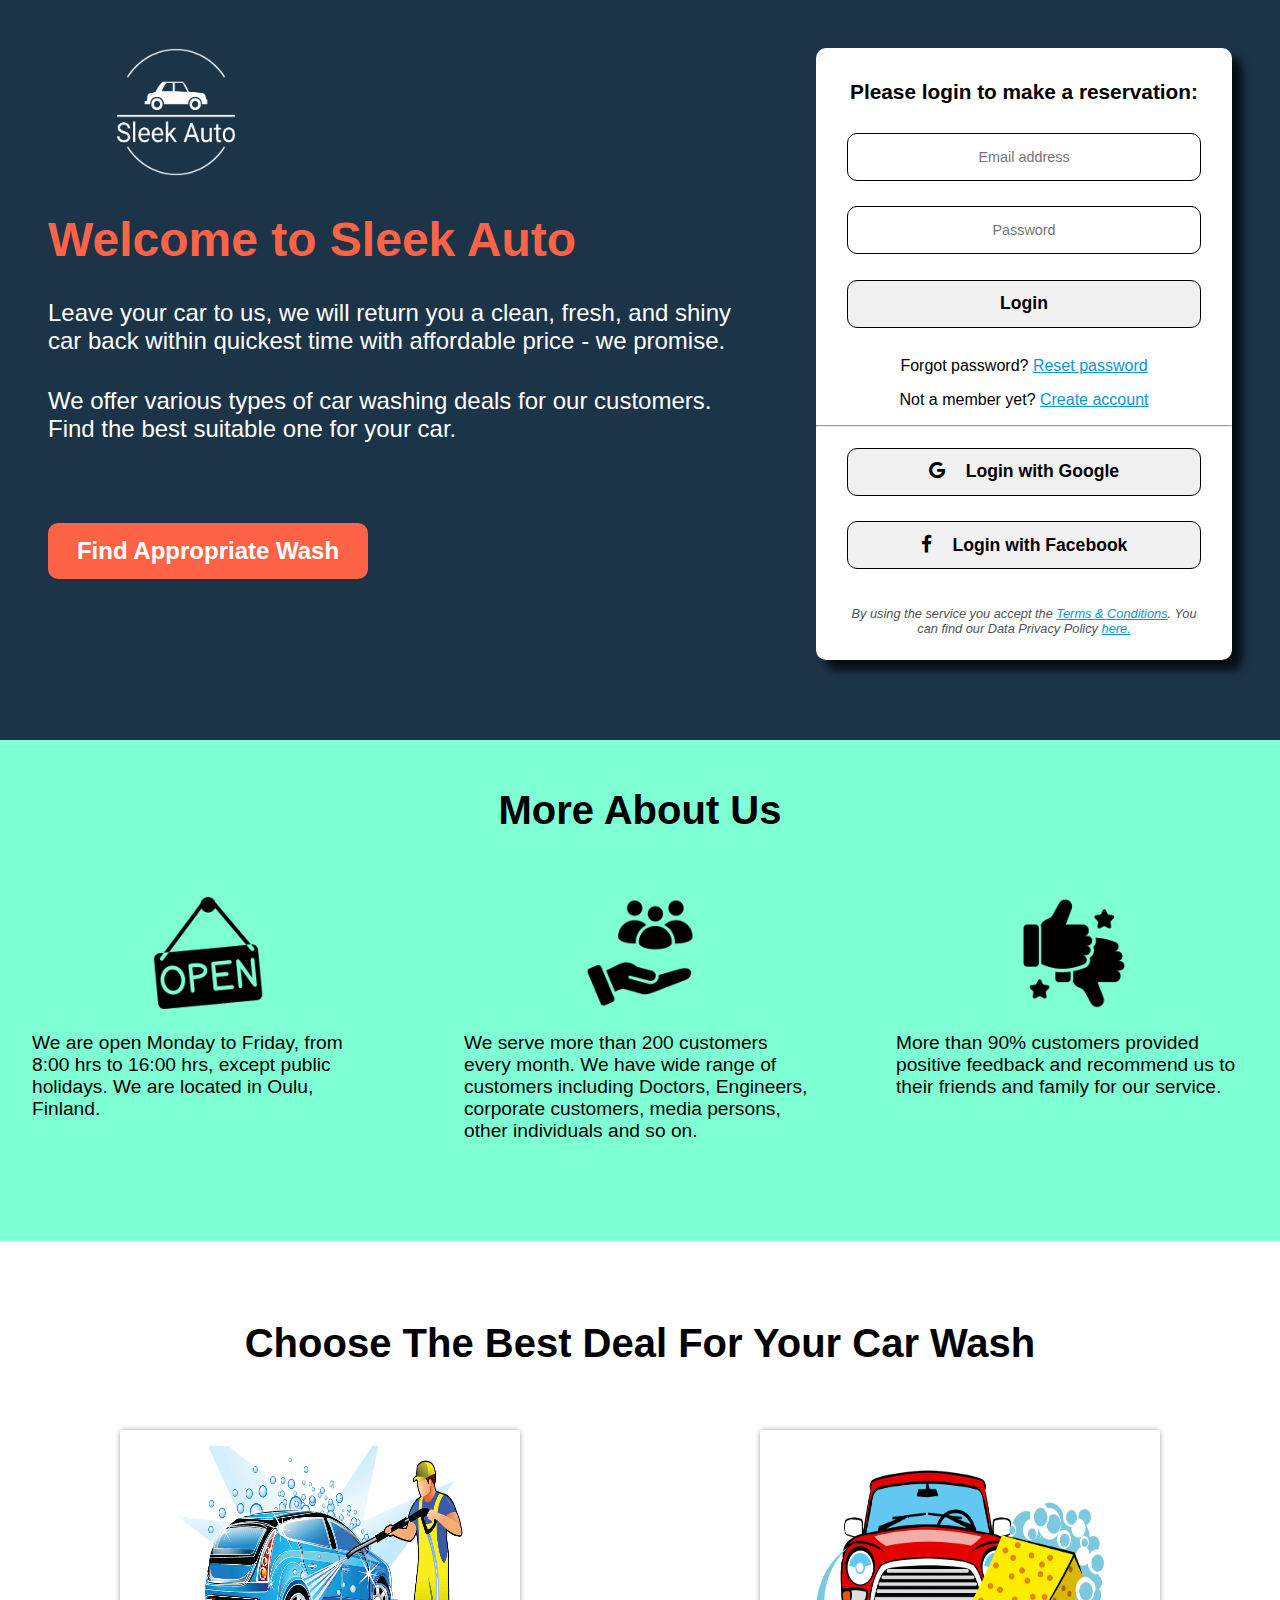
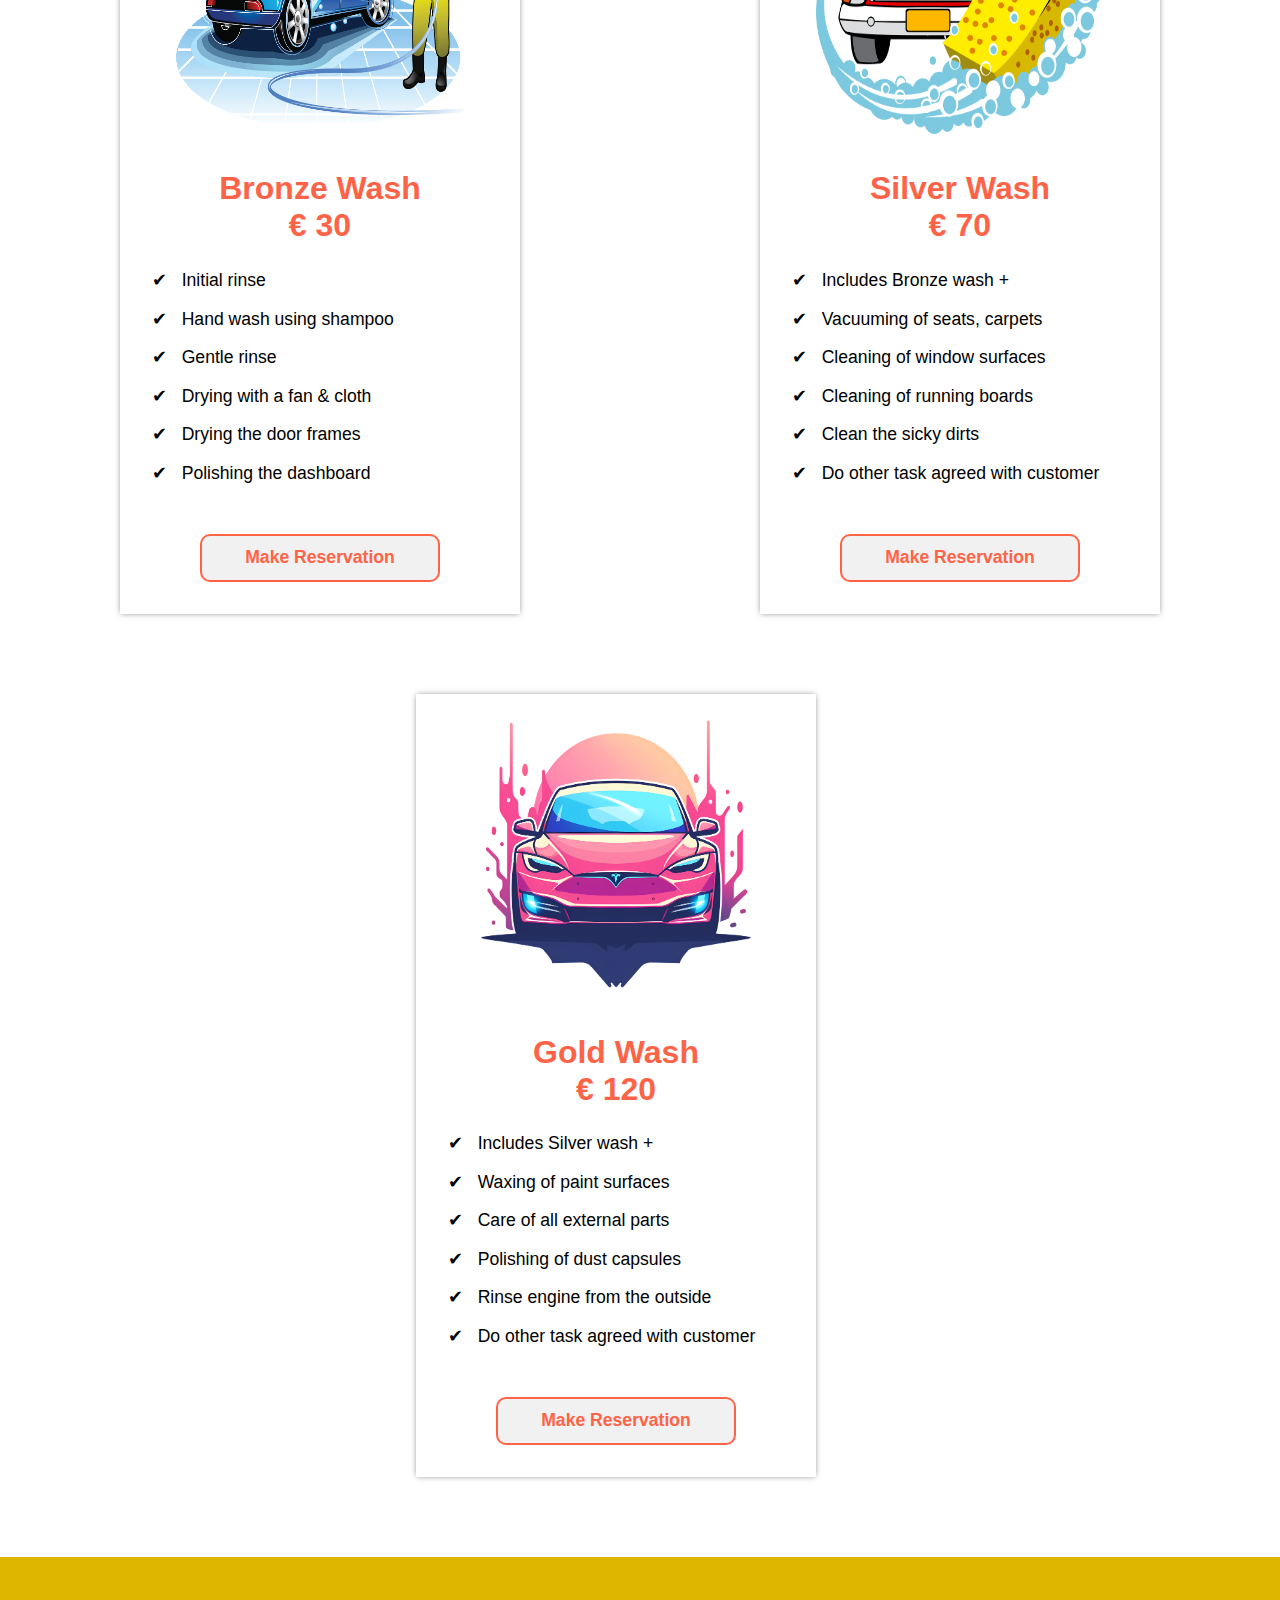
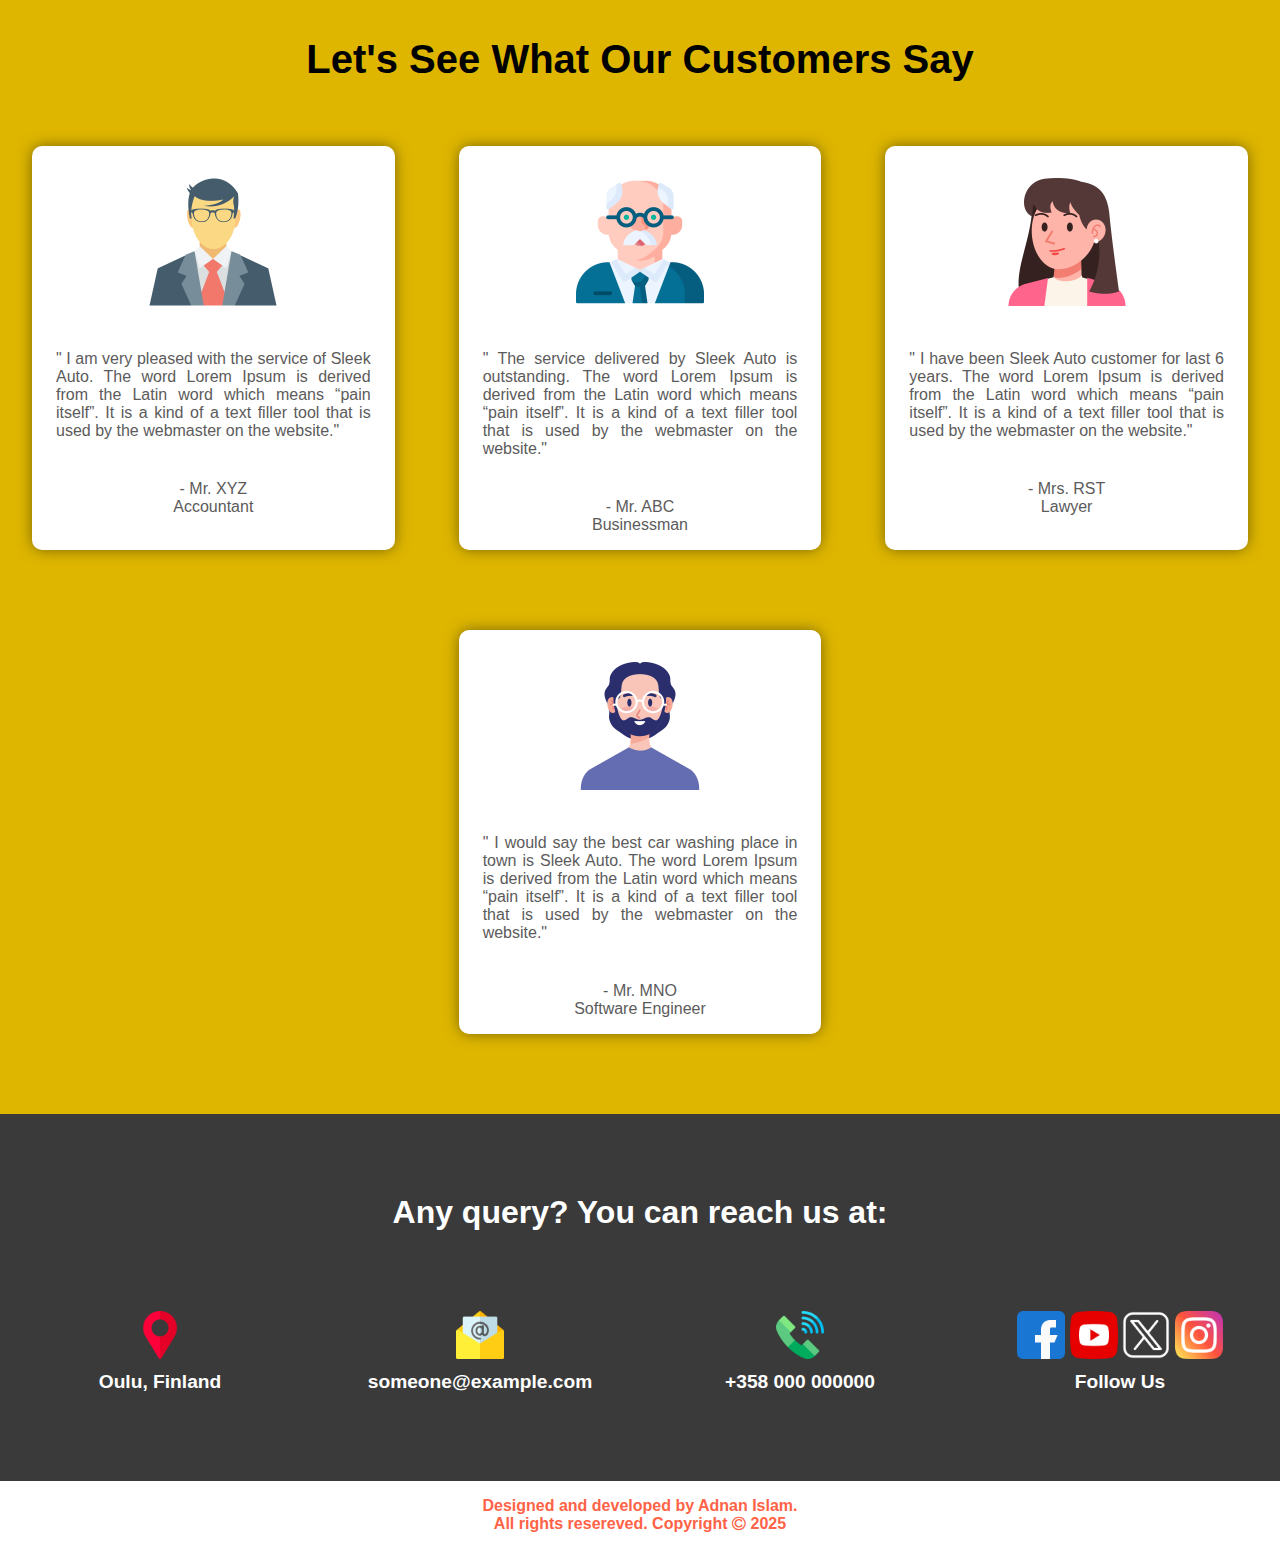
<file: index.html>
<!DOCTYPE html>
<html lang="en-US">
    <head>
        <meta charset="utf-8" />
        <meta name="viewport" content="width=device-width, initial-scale=1.0">
        <link rel="stylesheet" href="https://cdnjs.cloudflare.com/ajax/libs/font-awesome/4.7.0/css/font-awesome.min.css">
        <link rel="stylesheet" href="css/main.css">
        <link rel="stylesheet" href="css/price_list.css">
        <link rel="stylesheet" href="css/about_us.css">
        <link rel="stylesheet" href="css/feedback.css">
        <link rel="stylesheet" href="css/footer.css">
        <title>Home || Sleek Auto</title>
    </head>
    
    <body>
        <header>
            <div class="introduction">
                <img src="image/logo2.png" alt="Logo" class="logo"/>
                <h1 class="headline">Welcome to Sleek Auto</h1>
                <p class="main-para">Leave your car to us, we will return you a clean, fresh, and shiny car back 
                    within quickest time with affordable price - we promise.
                </p>
                <p class="main-para"> We offer various types of car washing deals for our customers. Find the best suitable one for your car.</p>
                <a href="#deals"><button type="submit" class="intro_button">Find Appropriate Wash</button></a>
            </div>

            <div class="introduction member" id="login-page">
                <p class="member_para start">Please login to make a reservation:</p>
                <form>
                    <input type="email" placeholder="Email address"/>
                    <input type="password" placeholder="Password" minlength="8" required/>
                    <input type="submit" value="Login" id="login_button" />  
                    <p class="member_para"> Forgot password? <a href="forget_pass.html" id="forget_pass">Reset password</a></p> 
                    <p class="member_para">Not a member yet? <a href="signup.html">Create account</a></p>
                    <hr />
                    <a href="https://www.google.com/"><button type="submit" id="google_button"><i class="fa fa-google"></i> Login with Google</button></a>
                    <a href="https://www.facebook.com/"><button type="submit" id="facebook_button"><i class="fa fa-facebook"></i> Login with Facebook</button></a>
                    <p class="member_para tc"><em>By using the service you accept the <a href="terms&conditions.html">Terms & Conditions</a>. 
                        You can find our Data Privacy Policy <a href="privacy_policy.html">here.</a></em>
                    </p>  
                </form>
            </div>
        </header>

        <article>
            <h1>More About Us</h1>
            <div class="more-about-us-1">
                <img src="icon/icon1.png" alt="opening hours icon" />
                <p class="notes">We are open Monday to Friday, from 8:00 hrs to 16:00 hrs, except public holidays. 
                    We are located in Oulu, Finland.
                </p>
            </div>

            <div class="more-about-us-2">
                <img src="icon/icon2.png" alt="how many customers served icon" />
                <p class="notes">We serve more than 200 customers every month. 
                    We have wide range of customers including Doctors, Engineers, corporate customers, media persons, 
                    other individuals and so on.
                </p>
            </div>

            <div class="more-about-us-3">
                <img src="icon/icon3.png" alt="customers feedback icon" />
                <p class="notes">More than 90% customers provided positive feedback and recommend us to their 
                    friends and family for our service.
                </p>
            </div>
        </article>

        <section>
            <h1 id="deals">Choose the best deal for your car wash</h1>
            <div class="bronze">
                <img src="image/image1.png" alt="bronze car wash" />
                <p class="head">Bronze Wash <br> € 30</p>
                <div class="features">
                    <p>&#10004;&nbsp;&nbsp; Initial rinse</p>
                    <p>&#10004;&nbsp;&nbsp; Hand wash using shampoo</p>
                    <p>&#10004;&nbsp;&nbsp; Gentle rinse</p>
                    <p>&#10004;&nbsp;&nbsp; Drying with a fan & cloth</p>
                    <p>&#10004;&nbsp;&nbsp; Drying the door frames</p>
                    <p>&#10004;&nbsp;&nbsp; Polishing the dashboard</p>
                </div>
                <a href="#login-page"><button type="submit" value="submit" class="purchase_button">Make Reservation</button></a>
            </div>

            <div class="silver">
                <img src="image/image3.png" alt="silver car wash" />
                <p class="head">Silver Wash <br> € 70</p>
                <div class="features">
                    <p>&#10004;&nbsp;&nbsp; Includes Bronze wash + </p>
                    <p>&#10004;&nbsp;&nbsp; Vacuuming of seats, carpets</p>
                    <p>&#10004;&nbsp;&nbsp; Cleaning of window surfaces</p>
                    <p>&#10004;&nbsp;&nbsp; Cleaning of running boards</p>
                    <p>&#10004;&nbsp;&nbsp; Clean the sicky dirts </p>
                    <p>&#10004;&nbsp;&nbsp; Do other task agreed with customer </p>
                </div>
                <a href="#login-page"><button type="submit" value="submit" class="purchase_button">Make Reservation</button></a>
            </div>

            <div class="gold">
                <img src="image/image4.png" alt="gold car wash" />
                <p class="head">Gold Wash <br> € 120</p>
                <div class="features">
                    <p>&#10004;&nbsp;&nbsp; Includes Silver wash + </p>
                    <p>&#10004;&nbsp;&nbsp; Waxing of paint surfaces</p>
                    <p>&#10004;&nbsp;&nbsp; Care of all external parts</p>
                    <p>&#10004;&nbsp;&nbsp; Polishing of dust capsules</p>
                    <p>&#10004;&nbsp;&nbsp; Rinse engine from the outside</p>
                    <p>&#10004;&nbsp;&nbsp; Do other task agreed with customer </p>   
                </div>
                <a href="#login-page"><button type="submit" value="submit" class="purchase_button">Make Reservation</button></a>
            </div>
        </section>

        <aside>
            <h1>Let's see what our customers say</h1>
            <div class="feedback first">
                <img src="icon/icon4.png" alt="Customer icon" />
                <p class="customer_feedback">
                    " I am very pleased with the service of Sleek Auto.
                    The word Lorem Ipsum is derived from the Latin word which means “pain itself”. 
                    It is a kind of a text filler tool that is used by the webmaster on the website."
                </p>
                <p>- Mr. XYZ <br> Accountant</p>
            </div>

            <div class="feedback second">
                <img src="icon/icon5.png" alt="Customer icon" />
                <p class="customer_feedback">
                    " The service delivered by Sleek Auto is outstanding.
                    The word Lorem Ipsum is derived from the Latin word which means “pain itself”. 
                    It is a kind of a text filler tool that is used by the webmaster on the website."
                </p>
                <p>- Mr. ABC <br> Businessman</p>
            </div>

            <div class="feedback third">
                <img src="icon/icon6.png" alt="Customer icon" />
                <p class="customer_feedback">
                    " I have been Sleek Auto customer for last 6 years.
                    The word Lorem Ipsum is derived from the Latin word which means “pain itself”. 
                    It is a kind of a text filler tool that is used by the webmaster on the website."
                </p>
                <p>- Mrs. RST <br> Lawyer</p>
            </div>

            <div class="feedback fourth">
                <img src="icon/icon7.png" alt="Customer icon" />
                <p class="customer_feedback">
                    " I would say the best car washing place in town is Sleek Auto. 
                    The word Lorem Ipsum is derived from the Latin word which means “pain itself”. 
                    It is a kind of a text filler tool that is used by the webmaster on the website."
                </p>
                <p>- Mr. MNO <br> Software Engineer</p>
            </div>
        </aside>
        
        <footer>
            <h1>Any query? You can reach us at:</h1>
            <div class="foot-1">
                <a href="https://www.google.com/maps/place/Oulu/"><img src="icon/icon8.png" alt="Customer icon" /></a><br>
                <p>Oulu, Finland</p>
            </div>
            <div class="foot-2">
                <a href="mailto:youremail@example.com"><img src="icon/icon9.png" alt="Customer icon" /></a><br>
                <p>someone@example.com</p>
            </div>
            <div class="foot-3">
                <a href=""><img src="icon/icon10.png" alt="Customer icon" /></a><br>
                <p>+358 000 000000</p>
            </div>
            <div class="foot-4">
                <a href="https://www.facebook.com/"><img src="icon/icon11.png" alt="Customer icon" /></a>
                <a href="https://www.youtube.com/"><img src="icon/icon12.png" alt="Customer icon" /></a>
                <a href="https://x.com/"><img src="icon/icon13.png" alt="Customer icon" /></a>
                <a href="https://www.instagram.com/"><img src="icon/icon14.png" alt="Customer icon" /></a>
                <p>Follow Us</p>
            </div>
        </footer>
        <p class="copy-right">Designed and developed by Adnan Islam. <br>
        All rights resereved. Copyright <i class="fa fa-copyright"></i> 2025</p>
    </body>
</html>
</file>
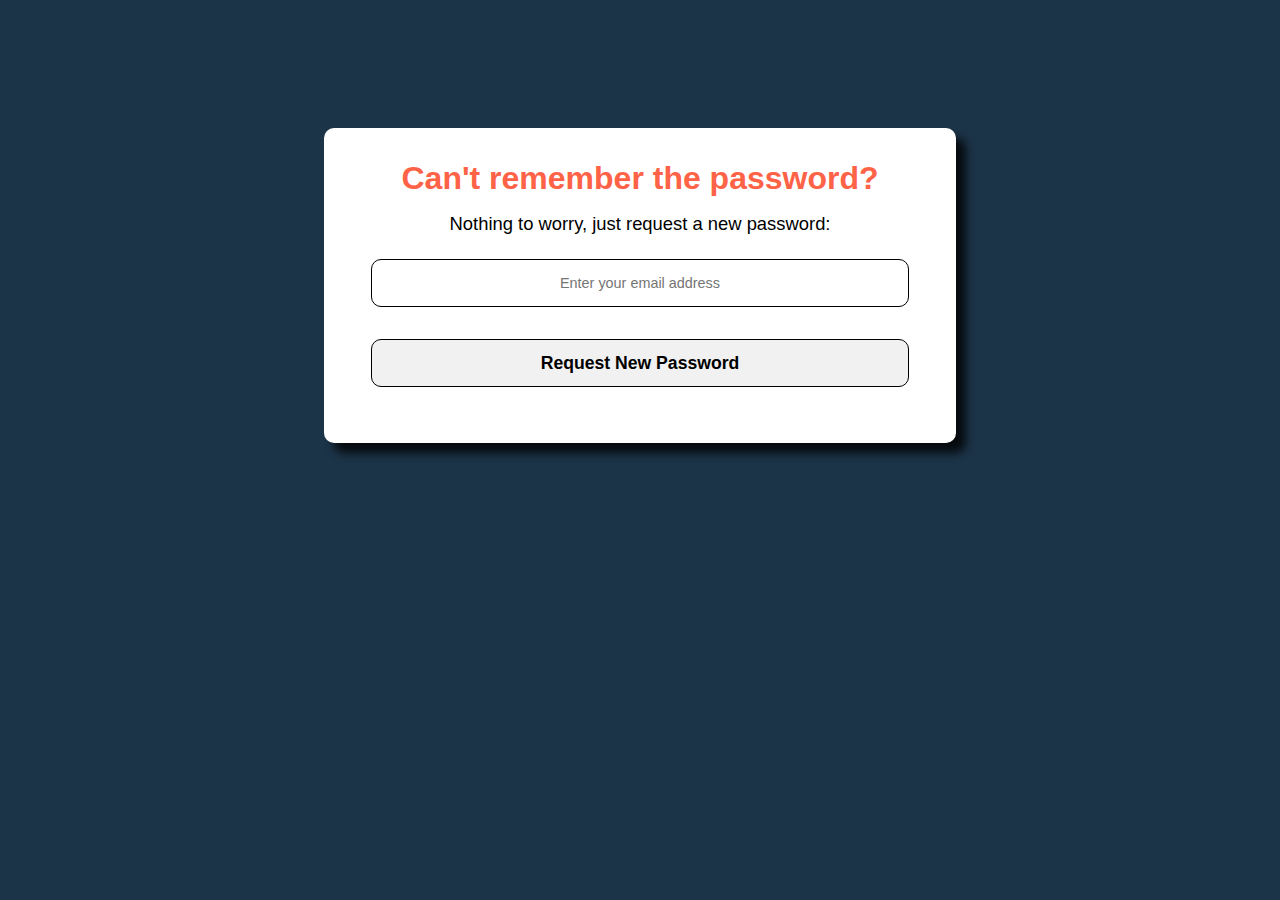
<file: forget_pass.html>
<!DOCTYPE html>

<html lang="en-US">
    <head>
        <meta charset="utf-8" />
        <meta name="viewport" content="width=device-width, initial-scale=1.0">
        <link rel="stylesheet" href="https://cdnjs.cloudflare.com/ajax/libs/font-awesome/4.7.0/css/font-awesome.min.css">
        <link rel="stylesheet" href="css/forget_pass.css">
        <title>Forget password?</title>
    </head>
    
    <body>
        <div class="forget_pass">
            <h1> Can't remember the password?
            </h1>
            <p class="para">Nothing to worry, just request a new password:</p>
            <form>
                <input type="email" placeholder="Enter your email address"/>
                <input type="submit" value="Request New Password" id="new_pass_button" />  
            </form> 
        </div>
    </body>
</html>
</file>
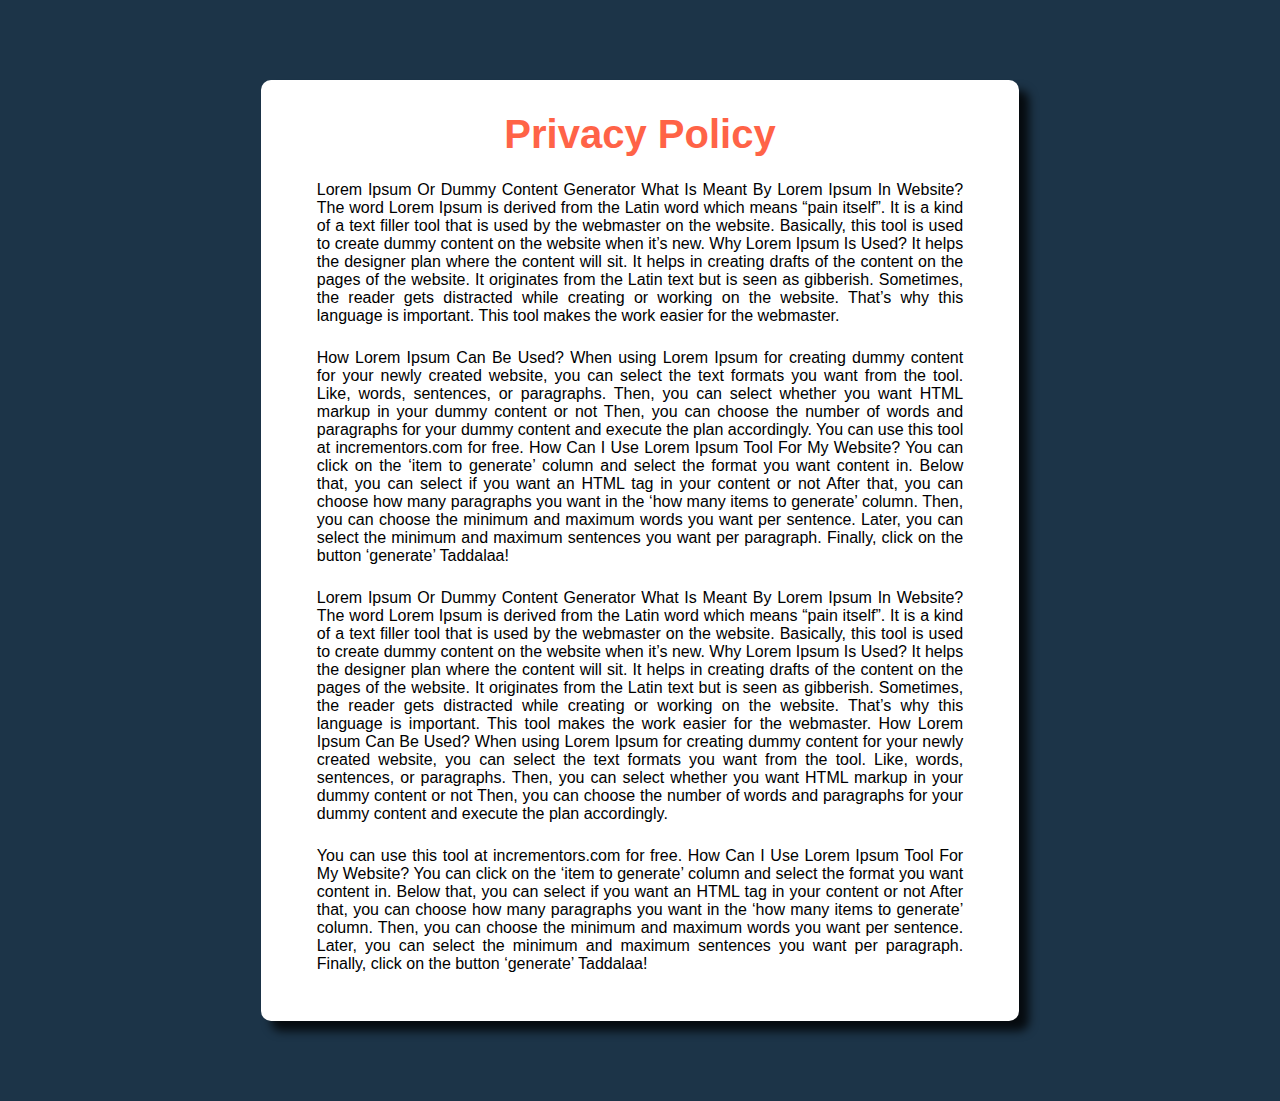
<file: privacy_policy.html>
<!DOCTYPE html>

<html lang="en-US">
    <head>
        <meta charset="utf-8" />
        <meta name="viewport" content="width=device-width, initial-scale=1.0">
        <link rel="stylesheet" href="https://cdnjs.cloudflare.com/ajax/libs/font-awesome/4.7.0/css/font-awesome.min.css">
        <link rel="stylesheet" href="css/privacy_policy.css">
        <title>Data Privacy Policy</title>
    </head>
    
    <body>
        
        <div class="privacy">
            <h1>Privacy Policy</h1>
            
            <p class="para">Lorem Ipsum Or Dummy Content Generator

                What Is Meant By Lorem Ipsum In Website?
                The word Lorem Ipsum is derived from the Latin word which means “pain itself”. It is a kind of a text filler tool that is used by the webmaster on the website.
                
                Basically, this tool is used to create dummy content on the website when it’s new.
                
                Why Lorem Ipsum Is Used?
                It helps the designer plan where the content will sit. It helps in creating drafts of the content on the pages of the website. It originates from the Latin text but is seen as gibberish.
                
                Sometimes, the reader gets distracted while creating or working on the website. That’s why this language is important.
                
                This tool makes the work easier for the webmaster.
            </p>
            
            <p class="para">
                How Lorem Ipsum Can Be Used?
                When using Lorem Ipsum for creating dummy content for your newly created website, you can select the text formats you want from the tool. Like, words, sentences, or paragraphs.
                
                Then, you can select whether you want HTML markup in your dummy content or not
                
                Then, you can choose the number of words and paragraphs for your dummy content and execute the plan accordingly.
                
                You can use this tool at incrementors.com for free.
                
                How Can I Use Lorem Ipsum Tool For My Website?
                You can click on the ‘item to generate’ column and select the format you want content in.
                
                Below that, you can select if you want an HTML tag in your content or not
                
                After that, you can choose how many paragraphs you want in the ‘how many items to generate’ column.
                
                Then, you can choose the minimum and maximum words you want per sentence.
                
                Later, you can select the minimum and maximum sentences you want per paragraph.
                
                Finally, click on the button ‘generate’
                
                Taddalaa!
            </p>
            <p class="para">
                Lorem Ipsum Or Dummy Content Generator

                What Is Meant By Lorem Ipsum In Website?
                The word Lorem Ipsum is derived from the Latin word which means “pain itself”. It is a kind of a text filler tool that is used by the webmaster on the website.
                
                Basically, this tool is used to create dummy content on the website when it’s new.
                
                Why Lorem Ipsum Is Used?
                It helps the designer plan where the content will sit. It helps in creating drafts of the content on the pages of the website. It originates from the Latin text but is seen as gibberish.
                
                Sometimes, the reader gets distracted while creating or working on the website. That’s why this language is important.
                
                This tool makes the work easier for the webmaster.
                
                How Lorem Ipsum Can Be Used?
                When using Lorem Ipsum for creating dummy content for your newly created website, you can select the text formats you want from the tool. Like, words, sentences, or paragraphs.
                
                Then, you can select whether you want HTML markup in your dummy content or not
                
                Then, you can choose the number of words and paragraphs for your dummy content and execute the plan accordingly.
            </p>
            
            <p class="para">
                You can use this tool at incrementors.com for free.
                
                How Can I Use Lorem Ipsum Tool For My Website?
                You can click on the ‘item to generate’ column and select the format you want content in.
                
                Below that, you can select if you want an HTML tag in your content or not
                
                After that, you can choose how many paragraphs you want in the ‘how many items to generate’ column.
                
                Then, you can choose the minimum and maximum words you want per sentence.
                
                Later, you can select the minimum and maximum sentences you want per paragraph.
                
                Finally, click on the button ‘generate’
                
                Taddalaa!
            </p>
            
        </div>
    </body>
</html>
</file>
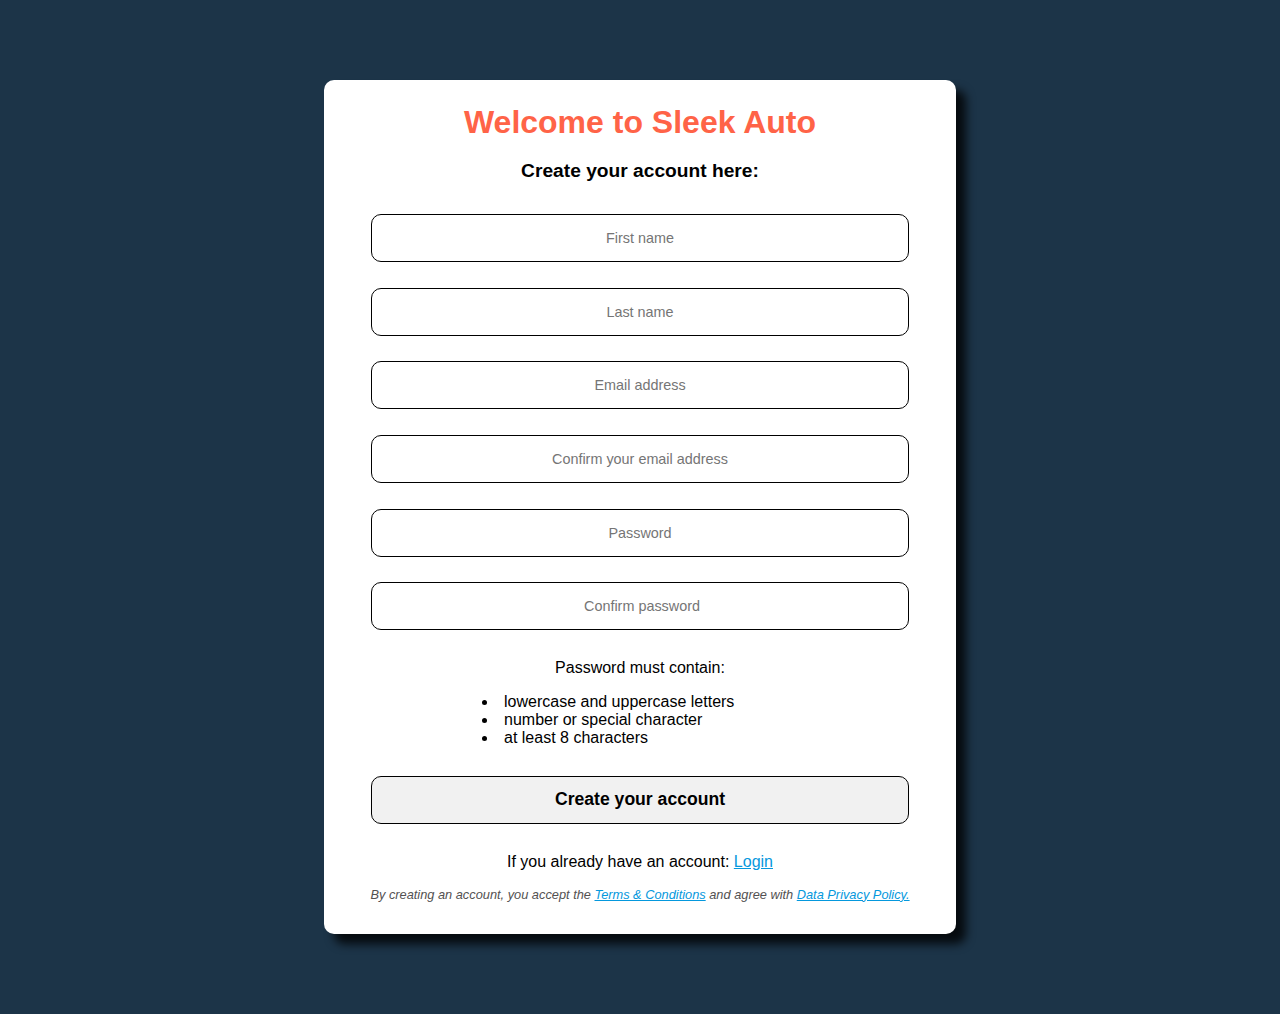
<file: signup.html>
<!DOCTYPE html>

<html lang="en-US">
    <head>
        <meta charset="utf-8" />
        <meta name="viewport" content="width=device-width, initial-scale=1.0">
        <link rel="stylesheet" href="https://cdnjs.cloudflare.com/ajax/libs/font-awesome/4.7.0/css/font-awesome.min.css">
        <link rel="stylesheet" href="css/signup.css">
        <title>Sign Up </title>
    </head>
    
    <body>
        <div class="sign_up">
            <h1>Welcome to Sleek Auto</h1>
            <p class="first_para">Create your account here:</p>
            <form>
                <input type="text" placeholder="First name"/> 
                <input type="text" placeholder="Last name"/>
                <input type="email" placeholder="Email address"/>
                <input type="email" placeholder="Confirm your email address"/>
                <input type="password" placeholder="Password" minlength="8" required/>
                <input type="password" placeholder=" Confirm password" minlength="8" required/>
                <p>Password must contain:
                    <ul class="pass-req">
                        <li>lowercase and uppercase letters</li>
                        <li>number or special character</li>
                        <li>at least 8 characters</li>
                    </ul>
                </p>
                <input type="submit" value="Create your account" id="create_account_button" />  
                <p>If you already have an account: <a href="index.html">Login</a></p>
            </form>
            <p class="tc"> <em>By creating an account, you accept the <a href="terms&conditions.html">Terms & Conditions</a> 
                and agree with <a href="privacy_policy.html">Data Privacy Policy.</a></em>
            </p>  
        </div>
    </body>
</html>
</file>
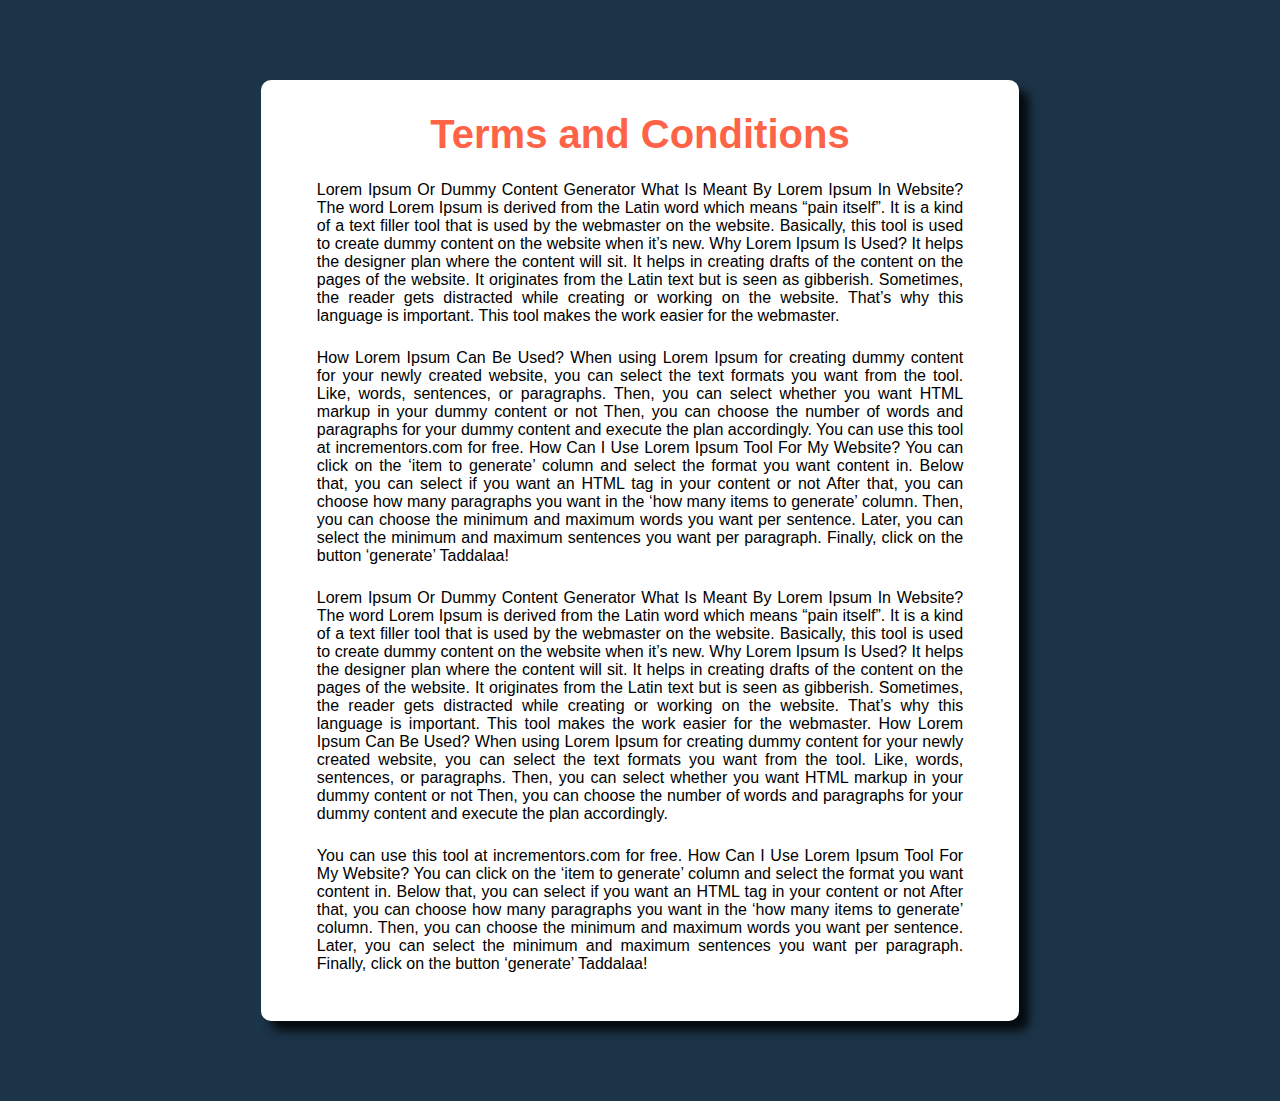
<file: terms&conditions.html>
<!DOCTYPE html>

<html lang="en-US">
    <head>
        <meta charset="utf-8" />
        <meta name="viewport" content="width=device-width, initial-scale=1.0">
        <link rel="stylesheet" href="https://cdnjs.cloudflare.com/ajax/libs/font-awesome/4.7.0/css/font-awesome.min.css">
        <link rel="stylesheet" href="css/terms&conditions.css">
        <title>Terms and Conditions</title>
    </head>
    
    <body>
        <div class="terms">
            <h1>Terms and Conditions</h1>

            <p class="para">Lorem Ipsum Or Dummy Content Generator

                What Is Meant By Lorem Ipsum In Website?
                The word Lorem Ipsum is derived from the Latin word which means “pain itself”. It is a kind of a text filler tool that is used by the webmaster on the website.
                
                Basically, this tool is used to create dummy content on the website when it’s new.
                
                Why Lorem Ipsum Is Used?
                It helps the designer plan where the content will sit. It helps in creating drafts of the content on the pages of the website. It originates from the Latin text but is seen as gibberish.
                
                Sometimes, the reader gets distracted while creating or working on the website. That’s why this language is important.
                
                This tool makes the work easier for the webmaster.
            </p>
            
            <p class="para">
                How Lorem Ipsum Can Be Used?
                When using Lorem Ipsum for creating dummy content for your newly created website, you can select the text formats you want from the tool. Like, words, sentences, or paragraphs.
                
                Then, you can select whether you want HTML markup in your dummy content or not
                
                Then, you can choose the number of words and paragraphs for your dummy content and execute the plan accordingly.
                
                You can use this tool at incrementors.com for free.
                
                How Can I Use Lorem Ipsum Tool For My Website?
                You can click on the ‘item to generate’ column and select the format you want content in.
                
                Below that, you can select if you want an HTML tag in your content or not
                
                After that, you can choose how many paragraphs you want in the ‘how many items to generate’ column.
                
                Then, you can choose the minimum and maximum words you want per sentence.
                
                Later, you can select the minimum and maximum sentences you want per paragraph.
                
                Finally, click on the button ‘generate’
                
                Taddalaa!
            </p>
            <p class="para">
                Lorem Ipsum Or Dummy Content Generator

                What Is Meant By Lorem Ipsum In Website?
                The word Lorem Ipsum is derived from the Latin word which means “pain itself”. It is a kind of a text filler tool that is used by the webmaster on the website.
                
                Basically, this tool is used to create dummy content on the website when it’s new.
                
                Why Lorem Ipsum Is Used?
                It helps the designer plan where the content will sit. It helps in creating drafts of the content on the pages of the website. It originates from the Latin text but is seen as gibberish.
                
                Sometimes, the reader gets distracted while creating or working on the website. That’s why this language is important.
                
                This tool makes the work easier for the webmaster.
                
                How Lorem Ipsum Can Be Used?
                When using Lorem Ipsum for creating dummy content for your newly created website, you can select the text formats you want from the tool. Like, words, sentences, or paragraphs.
                
                Then, you can select whether you want HTML markup in your dummy content or not
                
                Then, you can choose the number of words and paragraphs for your dummy content and execute the plan accordingly.
            </p>
            
            <p class="para">
                You can use this tool at incrementors.com for free.
                
                How Can I Use Lorem Ipsum Tool For My Website?
                You can click on the ‘item to generate’ column and select the format you want content in.
                
                Below that, you can select if you want an HTML tag in your content or not
                
                After that, you can choose how many paragraphs you want in the ‘how many items to generate’ column.
                
                Then, you can choose the minimum and maximum words you want per sentence.
                
                Later, you can select the minimum and maximum sentences you want per paragraph.
                
                Finally, click on the button ‘generate’
                
                Taddalaa!
            </p>
        </div>
    </body>
</html>
</file>
<file: css/main.css>
* { 
    box-sizing: border-box;
}

body {
    font-family: 'Segoe UI', Tahoma, Geneva, Verdana, sans-serif;
    margin: 0;
}

header {
    display: grid;
    grid-template-columns: 1.5fr 1fr;
    background-color: rgb(28, 52, 72);
}

.logo {
    width: 12rem;
    height: 8rem;
    margin: 3rem 0 0 5rem;
}

.headline {
    color: tomato;
    font-size: 3rem;
    font-weight: bold;
    margin: 0;
    padding: 2rem 1rem 0 3rem;
}

.main-para {
    color: white;
    font-size: 1.5rem;
    margin: 0;
    padding: 2rem 1rem 0 3rem;
}

.intro_button {
    font-size: 1.5rem;
    font-weight: bold;
    color: white;
    height: 3.5rem;
    width: 20rem;
    padding: 0;
    margin: 5rem 2rem 5rem 3rem;
    border: none;
    border-radius: 10px;
    background-color: tomato;
}

.intro_button:hover {
    background-color: rgb(255 99 71 / 0.8);
    cursor: pointer;
}


/*login page CSS starts here */

.member {
    background-color: white;
    width: auto;
    height: auto;
    margin: 3rem 3rem 5rem 3rem;
    padding: 0;
    border-radius: 10px;
    box-shadow: 10px 10px 10px 0px rgba(0, 0, 0, 0.8);
}

form {
    text-align: center;
}

input[type=email], 
input[type=password], 
#login_button,
#google_button, 
#facebook_button {
    text-align: center;
    border: 1px solid black;
    border-radius: 10px;
    width: 85%;
    height: 3rem;
    margin: 0.8rem;
    padding: 0;
}

input[type=email], 
input[type=password] {
    font-size: 0.9rem;
}


#login_button,
#google_button, 
#facebook_button {
    font-size: 1.1rem;
    font-weight: bold;
    color: black;
    background-color: rgb(241, 241, 241);
}

#login_button:hover, 
#google_button:hover, 
#facebook_button:hover {
    color: tomato;
    cursor: pointer;
    border: 2px solid tomato;
}

.member_para {
    text-align: center;
    padding: 0 0.5rem 0 0.5rem;
}

.start {
    font-size: 1.3rem;
    font-weight: bold;
    margin: 0;
    padding: 2rem 1rem 1rem 1rem;
}

.fa-google, 
.fa-facebook {
    font-size: 1.2rem;
    margin: 0;
    padding: 0 1rem 0 0;
}

a {
    color: rgb(5, 152, 221);
}

.tc {
    color: rgb(83, 81, 81);
    font-size: 0.8rem;
    margin: 0;
    padding: 1.5rem;
}



/* media screen css for different screen sizes */

@media screen and (min-width: 1601px){

    header {
        grid-template-columns: 2fr 1fr;
    }
}

@media screen and (max-width: 1600px){

    header {
        grid-template-columns: 1.5fr 1fr;
    }
}

@media screen and (max-width: 1200px){

    header {
        grid-template-columns: 1fr 1fr;
    }
}

@media screen and (max-width: 900px){

    header {
        grid-template-columns: 1fr;
    }

    .member {
        width: 75%;
        place-self: center;
    }
}



@media screen and (max-width: 550px){

    header {
        grid-template-columns: 1fr;
        text-align: center;
    }

    .headline {
        font-size: 2.2rem;
        padding: 1rem;
    }
    
    .main-para {
        font-size: 1.2rem;
        padding: 1rem;
    }
    
    .intro_button {
        font-size: 1.2rem;
        height: 3.5rem;
        width: 15rem;
        margin: 1rem;
    }

    .logo {
        width: 10rem;
        height: 7rem;
        margin: 3rem 0 0 0;
    }

    .member {
        margin: 3rem 1.5rem 5rem 1.5rem;
        width: auto;
        place-self: center;
    }
}
</file>
<file: css/price_list.css>
section {
    display: grid;
    grid-template-columns: repeat(auto-fit, minmax(20rem,1fr));
    gap: 0;
    margin: 0;
}

section h1 {
    display: grid;
    grid-column: 1 / 4;
    grid-row: 1;
    text-align: center;
    font-weight: bold;
    font-size: 2.5rem;
    text-transform: capitalize;
    margin: 0;
    padding: 5rem 2rem 2rem 2rem;
}

.bronze,.silver,.gold {
    text-align: center;
    margin: 2rem 2rem 5rem 2rem;
    box-shadow: 0px 0px 6px -1px rgba(5,5,5,0.51);
}

.bronze {
    grid-column: 1;
    grid-row: 2;
}

.silver {
    grid-column: 2;
    grid-row: 2;
}

.gold {
    grid-column: 3;
    grid-row: 2;
}

.bronze:hover,.silver:hover,.gold:hover {
    border: 3px solid tomato;
}

.bronze img,.silver img,.gold img {
    width: 18rem;
    height: 18rem;
    margin: 1rem;
}

.head {
    color: tomato;
    font-size: 2rem;
    font-weight: bold;
    text-align: center;
    padding: 1rem 0 0 0;
    margin: 0;
}

.features {
    font-size: 1.1rem;
    text-align: left;
    margin: 0;
    padding: 0.5rem 1rem 0 2rem;
}


.purchase_button {
    color: tomato;
    font-weight: bold;
    font-size: 1.1rem;
    background-color: rgb(241, 241, 241);
    border: 2px solid tomato;
    border-radius: 10px;
    margin: 2rem 0 2rem 0;
    padding: 0;
    width: 15rem;
    height: 3rem;
}

.purchase_button:hover {
    cursor: pointer;
    color: white;
    background-color: tomato;
}


/* media screen css for different screen sizes */

@media screen and (min-width: 1451px){

    .bronze,.silver,.gold {
        place-self: center;
        width: 26rem;
    }

    .bronze {
        grid-column: 1;
        grid-row: 2;
    }
    
    .silver {
        grid-column: 2;
        grid-row: 2;
    }
    
    .gold {
        grid-column: 3;
        grid-row: 2;
    } 
}

@media screen and (max-width: 1450px){

    section h1{
        grid-column: 1 / 3;
        grid-row: 1;
    }

    .bronze {
        grid-column: 1;
        grid-row: 2;
        width: 25rem;
        place-self: center;
    }
    
    .silver {
        grid-column: 2;
        grid-row: 2;
        width: 25rem;
        place-self: center;
    }
    
    .gold {
        grid-column: 1;
        grid-row: 3;
        width: 25rem;
        margin: 0 0 5rem 65%;
    }  
}

@media screen and (max-width: 900px){

    section h1{
        grid-column: 1;
        grid-row: 1;
    }

    .bronze,.silver,.gold {
        place-self: center;
        width: 25rem;
    }

    .bronze {
        grid-column: 1;
        grid-row: 2;
        margin: 2rem 2rem 0 2rem;
    }
    
    .silver {
        grid-column: 1;
        grid-row: 3;
        margin: 3rem 2rem 0 2rem;
    }
    
    .gold {
        grid-column: 1;
        grid-row: 4;
        margin: 3rem 2rem 5rem 2rem;
    }  
}

@media screen and (max-width: 500px){

    section h1{
        font-size: 2rem;
        grid-column: 1;
        grid-row: 1;
        padding: 3rem 1rem 1rem 1rem;
    }

    .bronze,.silver,.gold {
        place-self: center;
        width: 20rem;
    }

    .bronze {
        grid-column: 1;
        grid-row: 2;
        margin: 2rem 2rem 0 2rem;
    }
    
    .silver {
        grid-column: 1;
        grid-row: 3;
        margin: 3rem 2rem 0 2rem;
    }
    
    .gold {
        grid-column: 1;
        grid-row: 4;
        margin: 3rem 2rem 5rem 2rem;
    }  

    .bronze img,.silver img,.gold img {
        width: 15rem;
        height: 15rem;
        margin: 1rem;
    }
}
</file>
<file: css/about_us.css>
article {
    display: grid;
    grid-template-columns: repeat(3, minmax(6rem, 1fr));
    gap: 1rem;
    background-color: aquamarine;
}

article h1 {
    grid-column: 2;
    grid-row: 1;
    text-align: center;
    font-weight: bold;
    font-size: 2.5rem;
    text-transform: capitalize;
    margin: 0;
    padding: 3rem;
}

.more-about-us-1, .more-about-us-2, .more-about-us-3 {
    text-align: center;
    margin: 0;
    padding: 0 0 5rem 0;
}

.more-about-us-1 {
    grid-column: 1;
    grid-row: 2;
}

.more-about-us-2 {
    grid-column: 2;
    grid-row: 2;
}

.more-about-us-3 {
    grid-column: 3;
    grid-row: 2;
}

.notes {
    text-align: left;
    font-size: 1.2rem;
    padding: 0 2rem 0 2rem;
}

article img {
    width: 7rem;
    height: 7rem;
}


/* media screen css for different screen sizes */

@media screen and (max-width: 1200px){

    article h1 {
        grid-column: 1 / 4;
        grid-row: 1;
    }
} 

@media screen and (max-width: 800px){

    article {
        display: grid;
        grid-template-columns: 1fr;
    }

    article h1 {
        grid-column: 1;
        grid-row: 1;
        font-size: 2rem;
    }

    .more-about-us-1 {
        grid-column: 1;
        grid-row: 2;
        padding: 0 1rem 0 1rem;
    }
    
    .more-about-us-2 {
        grid-column: 1;
        grid-row: 3;
        padding: 0 1rem 0 1rem;
    }
    
    .more-about-us-3 {
        grid-column: 1;
        grid-row: 4;
        padding: 0 1rem 3rem 1rem;
    }

    .notes {
        font-size: 1.2rem;
        padding: 0 1rem 0 1rem;
    }
    
    article img {
        width: 4rem;
        height: 4rem;
    }
}
</file>
<file: css/feedback.css>
aside {
    display: grid;
    grid-template-columns: repeat(auto-fit, minmax(15rem,1fr));
    gap: 0;
    margin: 0;
    background-color: rgb(222, 182, 0);
}

aside h1 {
    display: grid;
    grid-column: 2 / 4;
    grid-row: 1;
    text-align: center;
    font-weight: bold;
    font-size: 2.5rem;
    text-transform: capitalize;
    margin: 0;
    padding: 5rem 0 1rem 0;
}

.first {
    grid-column: 1;
    grid-row: 2;
}

.second {
    grid-column: 2;
    grid-row: 2;
}

.third {
    grid-column: 3;
    grid-row: 2;
}

.fourth {
    grid-column: 4;
    grid-row: 2;
}

aside img {
    width: 8rem;
    height: 8rem;
    margin: 2rem 0 0 0;
}

.feedback {
    color: rgb(92, 91, 91);
    text-align: center;
    background-color: white;
    margin: 3rem 2rem 5rem 2rem;
    padding: 0;
    border-radius: 10px;
    box-shadow: 0px 0px 15px -1px rgba(5,5,5,0.51);
}

.feedback:hover {
    box-shadow: 1px 1px 10px 3px rgba(0,0,0,0.75);
}

.customer_feedback {
    text-align: justify;
    font-size: 1rem;
    padding: 1.5rem;
}


/* media screen css for different screen sizes */

@media screen and (max-width: 1450px){

    aside h1 {
        display: grid;
        grid-column: 1 / 4;
        grid-row: 1;
    }

    .first {
        grid-column: 1;
        grid-row: 2;
    }
    
    .second {
        grid-column: 2;
        grid-row: 2;
    }
    
    .third {
        grid-column: 3;
        grid-row: 2;
    }
    
    .fourth {
        grid-column: 2;
        grid-row: 3;
        margin: 0 2rem 5rem 2rem;
    }
}


@media screen and (max-width: 1100px){

    aside h1 {
        display: grid;
        grid-column: 1 / 3;
        grid-row: 1;
    }

    .first {
        grid-column: 1;
        grid-row: 2;
        margin: 2rem 2rem 4rem 2rem;
    }
    
    .second {
        grid-column: 2;
        grid-row: 2;
        margin: 2rem 2rem 4rem 2rem;
    }
    
    .third {
        grid-column: 1;
        grid-row: 3;
        margin: 0 2rem 5rem 2rem;
    }
    
    .fourth {
        grid-column: 2;
        grid-row: 3;
        margin: 0 2rem 5rem 2rem;
    }
}

@media screen and (max-width: 700px){

    aside {
        display: grid;
        grid-template-columns: 1fr;
    }

    aside h1 {
        font-size: 2rem;
        padding: 3rem 1rem 1rem 1rem;
    }

    .first {
        grid-column: 1;
        grid-row: 2;
        margin: 2rem;
    }
    
    .second {
        grid-column: 1;
        grid-row: 3;
        margin: 0 2rem 2rem 2rem;
    }
    
    .third {
        grid-column: 1;
        grid-row: 4;
        margin: 0 2rem 2rem 2rem;
    }
    
    .fourth {
        grid-column: 1;
        grid-row: 5;
        margin: 0 2rem 5rem 2rem;
    }
}
</file>
<file: css/footer.css>
footer {
    display: grid;
    grid-template-columns: repeat(auto-fit, minmax(10rem,1fr));
    gap: 0;
    margin: 0;
    background-color: rgb(58, 58, 58);
}

footer h1 {
    display: grid;
    grid-column: 2 / 4;
    grid-row: 1;
    text-align: center;
    color: white;
    font-weight: bold;
    font-size: 2rem;
    margin: 0;
    padding: 5rem 0 2rem 0;
}

.foot-1, .foot-2, .foot-3, .foot-4 {
    margin: 3rem 0 5rem 0;
    padding: 0;
    text-align: center;
}

.foot-1 {
    grid-column: 1;
    grid-row: 2;
}

.foot-2 {
    grid-column: 2;
    grid-row: 2;
}

.foot-3 {
    grid-column: 3;
    grid-row: 2;
}

.foot-4 {
    grid-column: 4;
    grid-row: 2;
}

footer p {
    font-size: 1.2rem;
    color: white;
    font-weight: bold;
    margin: 0;
    padding: 0.5rem;
}

footer img {
    width: 3rem;
    height: 3rem;
}

.foot-4 img:hover{
    scale: 1.3;
}

.copy-right {
    text-align: center;
    color: tomato;
    font-weight: bold;
}


/* media screen css for different screen sizes */



@media screen and (max-width: 1000px){

    footer h1 {
        display: grid;
        grid-column: 1 / 3;
        grid-row: 1;
    }

    .foot-1 {
        grid-column: 1;
        grid-row: 2;
    }
    
    .foot-2 {
        grid-column: 2;
        grid-row: 2;
    }
    
    .foot-3 {
        grid-column: 1;
        grid-row: 3;
    }
    
    .foot-4 {
        grid-column: 2;
        grid-row: 3;
    }
} 


@media screen and (max-width: 600px){

    footer h1 {
        display: grid;
        grid-column: 1;
        grid-row: 1;
        font-size: 2rem;
        padding: 5rem 1rem 1rem 1rem;
    }

    .foot-1 {
        grid-column: 1;
        grid-row: 2;
        margin: 3rem 2rem 3rem 2rem;
    }
    
    .foot-2 {
        grid-column: 1;
        grid-row: 3;
        margin: 0 2rem 3rem 2rem;
    }
    
    .foot-3 {
        grid-column: 1;
        grid-row: 4;
        margin: 0 2rem 3rem 2rem;
    }
    
    .foot-4 {
        grid-column: 1;
        grid-row: 5;
        margin: 0 2rem 5rem 2rem;
    }

    footer p {
        font-size: 1rem;
    }
    
    footer img {
        width: 2rem;
        height: 2rem;
    }
}
</file>
<file: css/forget_pass.css>
* { 
    box-sizing: border-box;
}

body {
    background-color: rgb(28, 52, 72);
    font-family: 'Segoe UI', Tahoma, Geneva, Verdana, sans-serif;
}

.forget_pass {
    height: auto;
    width: 40%;
    margin: 8rem 0.5rem 5rem 0.5rem;
    place-self: center;
    background-color: white;
    border-radius: 10px;
    box-shadow: 10px 10px 10px 0px rgba(0, 0, 0, 0.8);
}

.forget_pass h1 {
    font-size: 2rem;
    color: tomato;
    text-align: center;
    margin: 0;
    padding: 2rem 1rem 0 1rem;
}

.para {
    font-size: 1.15rem;
    text-align: center;
    margin: 0;
    padding: 1rem;
}

form {
    text-align: center;
}

input[type=email] {
    font-size: 0.9rem;
    text-align: center;
    border: 1px solid black;
    border-radius: 10px;
    width: 85%;
    height: 3rem;
    margin: 0.5rem 0 1.5rem 0;
    padding: 0;
}

#new_pass_button {
    font-size: 1.1rem;
    font-weight: bold;
    text-align: center;
    border: 1px solid black;
    color: black;
    background-color: rgb(241, 241, 241);
    border-radius: 10px;
    width: 85%;
    height: 3rem;
    margin: 0.5rem 0 3.5rem 0;
    padding: 0;
}

#new_pass_button:hover {
    color: tomato;
    cursor: pointer;
    border: 2px solid tomato;
}

/* media screen css for different screen sizes */

@media screen and (min-width: 1501px){

    .forget_pass {
        width: 30%;
    }
}

@media screen and (max-width: 1500px){

    .forget_pass {
        width: 40%;
    }
}

@media screen and (max-width: 1300px){

    .forget_pass {
        width: 50%;
    }
}

@media screen and (max-width: 1100px){

    .forget_pass {
        width: 60%;
    }
}

@media screen and (max-width: 900px){

    .forget_pass {
        width: 70%;
    }
}

@media screen and (max-width: 700px){

    .forget_pass {
        width: 80%;
    }
}


@media screen and (max-width: 500px){

    .forget_pass {
        width: 90%;
    }
}
</file>
<file: css/privacy_policy.css>
* { 
    box-sizing: border-box;
}

body {
    background-color: rgb(28, 52, 72);
    font-family: 'Segoe UI', Tahoma, Geneva, Verdana, sans-serif;
}

.privacy {
    height: auto;
    width: 60%;
    margin: 5rem 0.5rem 5rem 0.5rem;
    place-self: center;
    background-color: white;
    border-radius: 10px;
    box-shadow: 10px 10px 10px 0px rgba(0, 0, 0, 0.8);
}

.privacy h1 {
    font-size: 2.5rem;
    color: tomato;
    text-align: center;
    margin: 0;
    padding: 2rem 1rem 0 1rem;
}

.para {
    text-align: justify;
    margin: 0;
    padding: 1.8rem 5rem 0 5rem;
}

.para:last-child {
    padding-bottom: 3rem;
}


/* media screen css for different screen sizes */

@media screen and (min-width: 1601px){

    .privacy {
        width: 50%;
    }
}

@media screen and (max-width: 1600px){

    .privacy {
        width: 60%;;
    }
    .para {
        padding: 1.5rem 3.5rem 0 3.5rem;
    }
}

@media screen and (max-width: 1000px){

    .privacy {
        width: 70%;;
    }
    .para {
        padding: 1.5rem 3rem 0 3rem;
    }
}

@media screen and (max-width: 800px){

    .privacy {
        width: 80%;;
    }
    .para {
        padding: 1.5rem 2rem 0 2rem;
    }
}

@media screen and (max-width: 600px){

    .privacy {
        width: 90%;
    }

    .privacy h1 {
        font-size: 2rem;
    }

    .para {
        padding: 1.5rem 1.5rem 0 1.5rem;
    }
}
</file>
<file: css/signup.css>
* { 
    box-sizing: border-box;
}

body {
    background-color: rgb(28, 52, 72);
    font-family: 'Segoe UI', Tahoma, Geneva, Verdana, sans-serif;
}


.sign_up {
    height: auto;
    width: 40%;
    margin: 5rem 0.5rem 5rem 0.5rem;
    place-self: center;
    background-color: white;
    border-radius: 10px;
    box-shadow: 10px 10px 10px 0px rgba(0, 0, 0, 0.8);
}

h1 {
    font-size: 2rem;
    color: tomato;
    text-align: center;
    margin: 0;
    padding: 1.5rem 0.5rem 0 0.5rem;
}

.first_para {
    text-align: center;
    font-size: 1.2rem;
    font-weight: bold;
}

form {
    text-align: center;
}

.pass-req {
    text-align: left;
    list-style-position: inside;
    margin: 0;
    padding: 0 0 0 25%;
}

input[type=text],
input[type=email], 
input[type=password] {
    font-size: 0.9rem;
    text-align: center;
    border: 1px solid black;
    border-radius: 10px;
    width: 85%;
    height: 3rem;
    margin: 0.8rem;
    padding: 0;
}

#create_account_button {
    font-size: 1.1rem;
    font-weight: bold;
    text-align: center;
    border: 1px solid black;
    color: black;
    background-color: rgb(241, 241, 241);
    border-radius: 10px;
    width: 85%;
    height: 3rem;
    margin: 0.8rem;
    padding: 0;
}

#create_account_button:hover {
    color: tomato;
    cursor: pointer;
    border: 2px solid tomato;
}

a {
    color: rgb(5, 152, 221);
}

.tc {
    text-align: center;
    color: rgb(83, 81, 81);
    font-size: 0.8rem;
    margin: 0;
    padding: 0 2rem 2rem 2rem;
}

/* media screen css for different screen sizes */

@media screen and (min-width: 1501px){

    .sign_up {
        width: 35%;
    }
}

@media screen and (max-width: 1500px){

    .sign_up {
        width: 45%;
    }
}

@media screen and (max-width: 1300px){

    .sign_up {
        width: 50%;
    }
}

@media screen and (max-width: 1100px){

    .sign_up {
        width: 60%;
    }
}

@media screen and (max-width: 900px){

    .sign_up {
        width: 70%;
    }
}

@media screen and (max-width: 700px){

    .sign_up {
        width: 80%;
    }

    .pass-req {
        padding: 0 0 0 20%;
    }

}


@media screen and (max-width: 500px){

    .sign_up {
        width: 90%;
    }

    .pass-req {
        padding: 0 0 0 15%;
    }

}
</file>
<file: css/terms&conditions.css>
* { 
    box-sizing: border-box;
}

body {
    background-color: rgb(28, 52, 72);
    font-family: 'Segoe UI', Tahoma, Geneva, Verdana, sans-serif;
}

.terms {
    height: auto;
    width: 60%;
    margin: 5rem 0.5rem 5rem 0.5rem;
    place-self: center;
    background-color: white;
    border-radius: 10px;
    box-shadow: 10px 10px 10px 0px rgba(0, 0, 0, 0.8);
}

.terms h1 {
    font-size: 2.5rem;
    color: tomato;
    text-align: center;
    margin: 0;
    padding: 2rem 1rem 0 1rem;
}

.para {
    text-align: justify;
    margin: 0;
    padding: 1.8rem 5rem 0 5rem;
}

.para:last-child {
    padding-bottom: 3rem;
}


/* media screen css for different screen sizes */

@media screen and (min-width: 1601px){

    .terms {
        width: 50%;
    }
}

@media screen and (max-width: 1600px){

    .terms {
        width: 60%;;
    }
    .para {
        padding: 1.5rem 3.5rem 0 3.5rem;
    }
}

@media screen and (max-width: 1000px){

    .terms {
        width: 70%;;
    }
    .para {
        padding: 1.5rem 3rem 0 3rem;
    }
}

@media screen and (max-width: 800px){

    .terms {
        width: 80%;;
    }
    .para {
        padding: 1.5rem 2rem 0 2rem;
    }
}

@media screen and (max-width: 600px){

    .terms {
        width: 90%;
    }

    .terms h1 {
        font-size: 2rem;
    }

    .para {
        padding: 1.5rem 1.5rem 0 1.5rem;
    }
}
</file>
